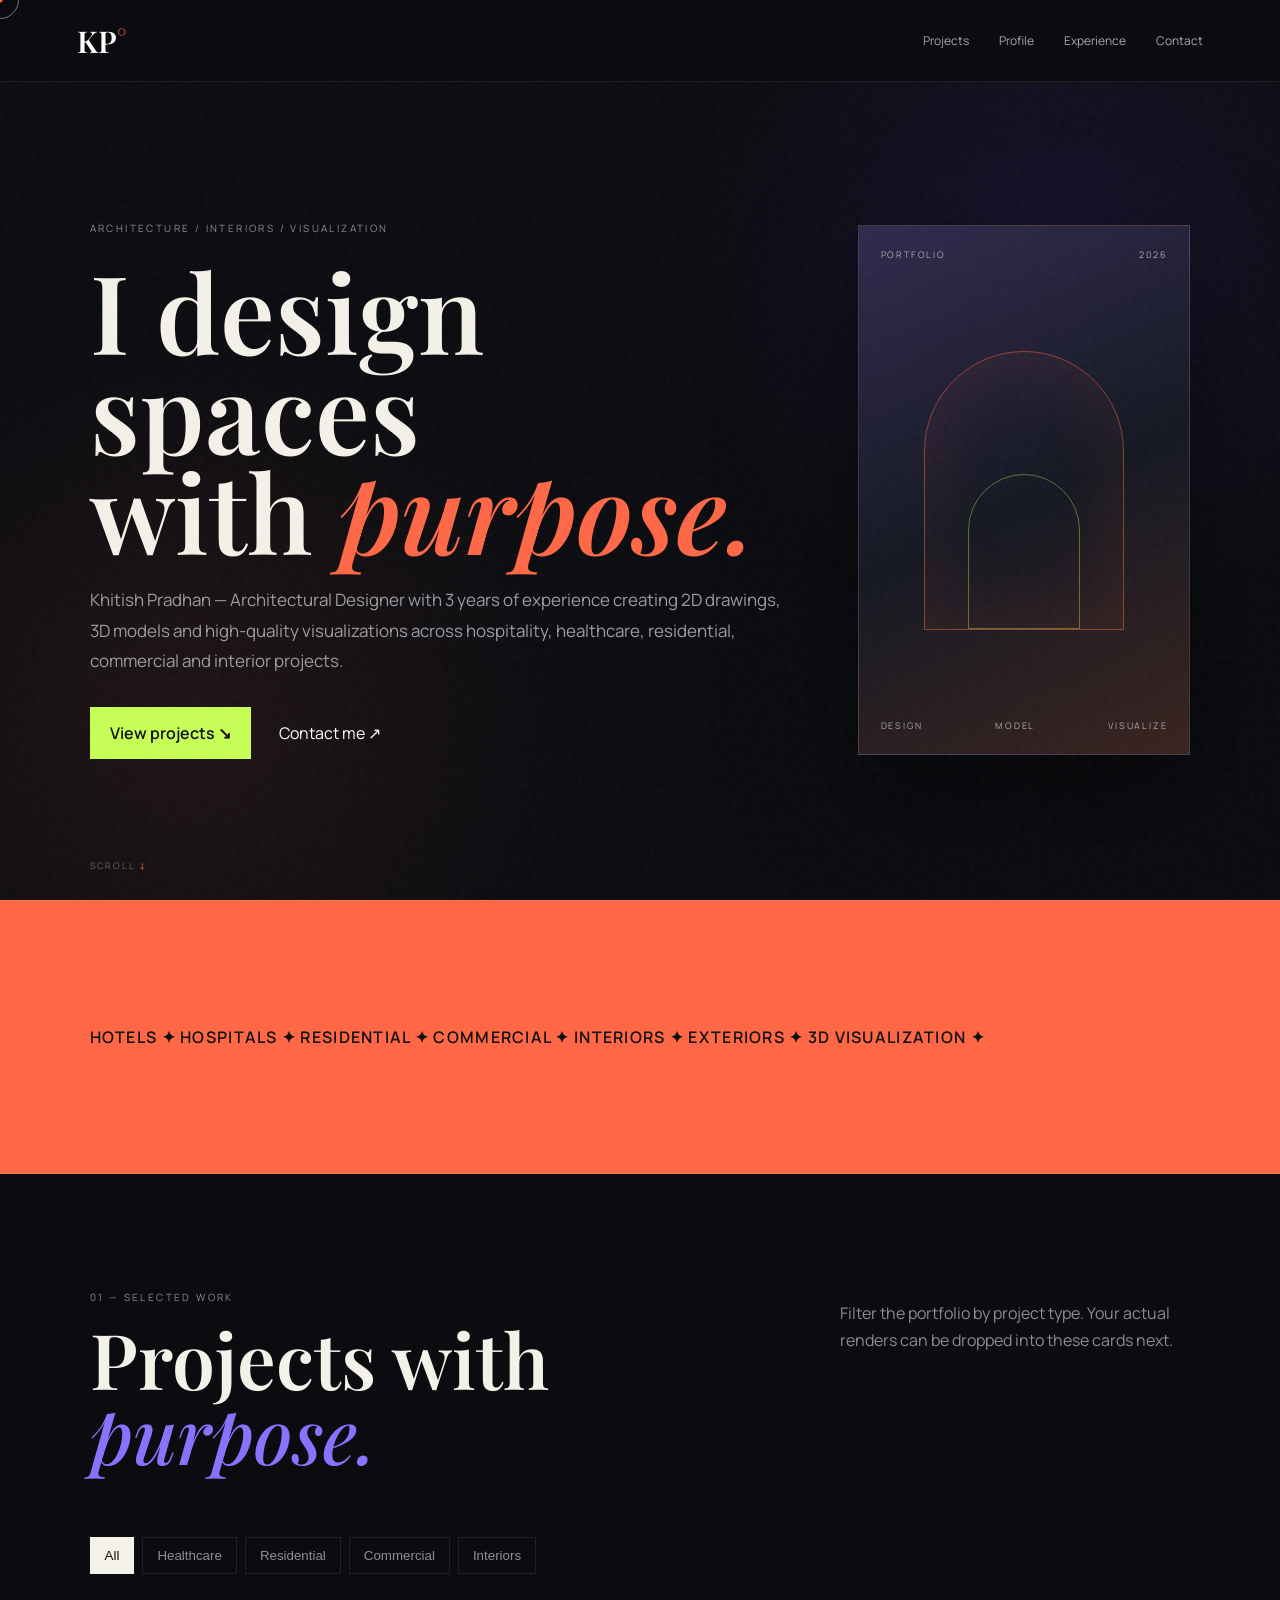
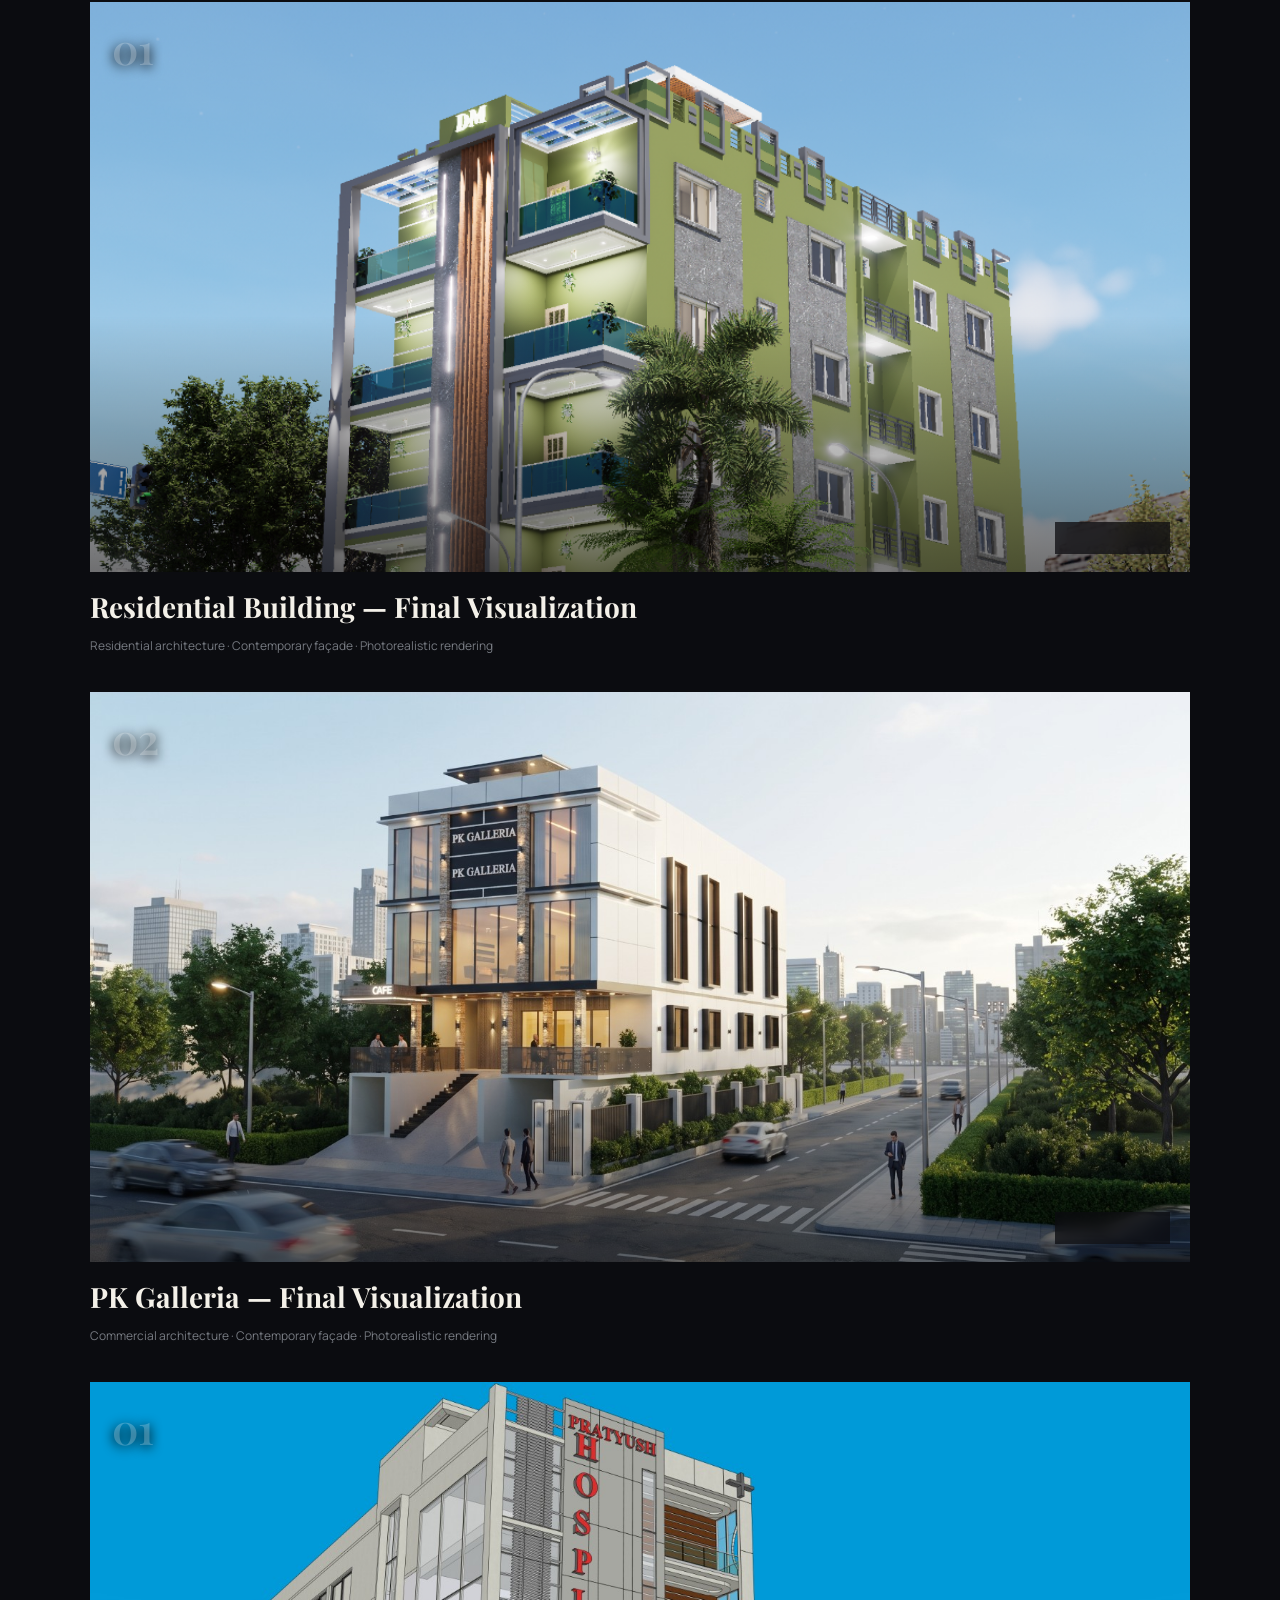
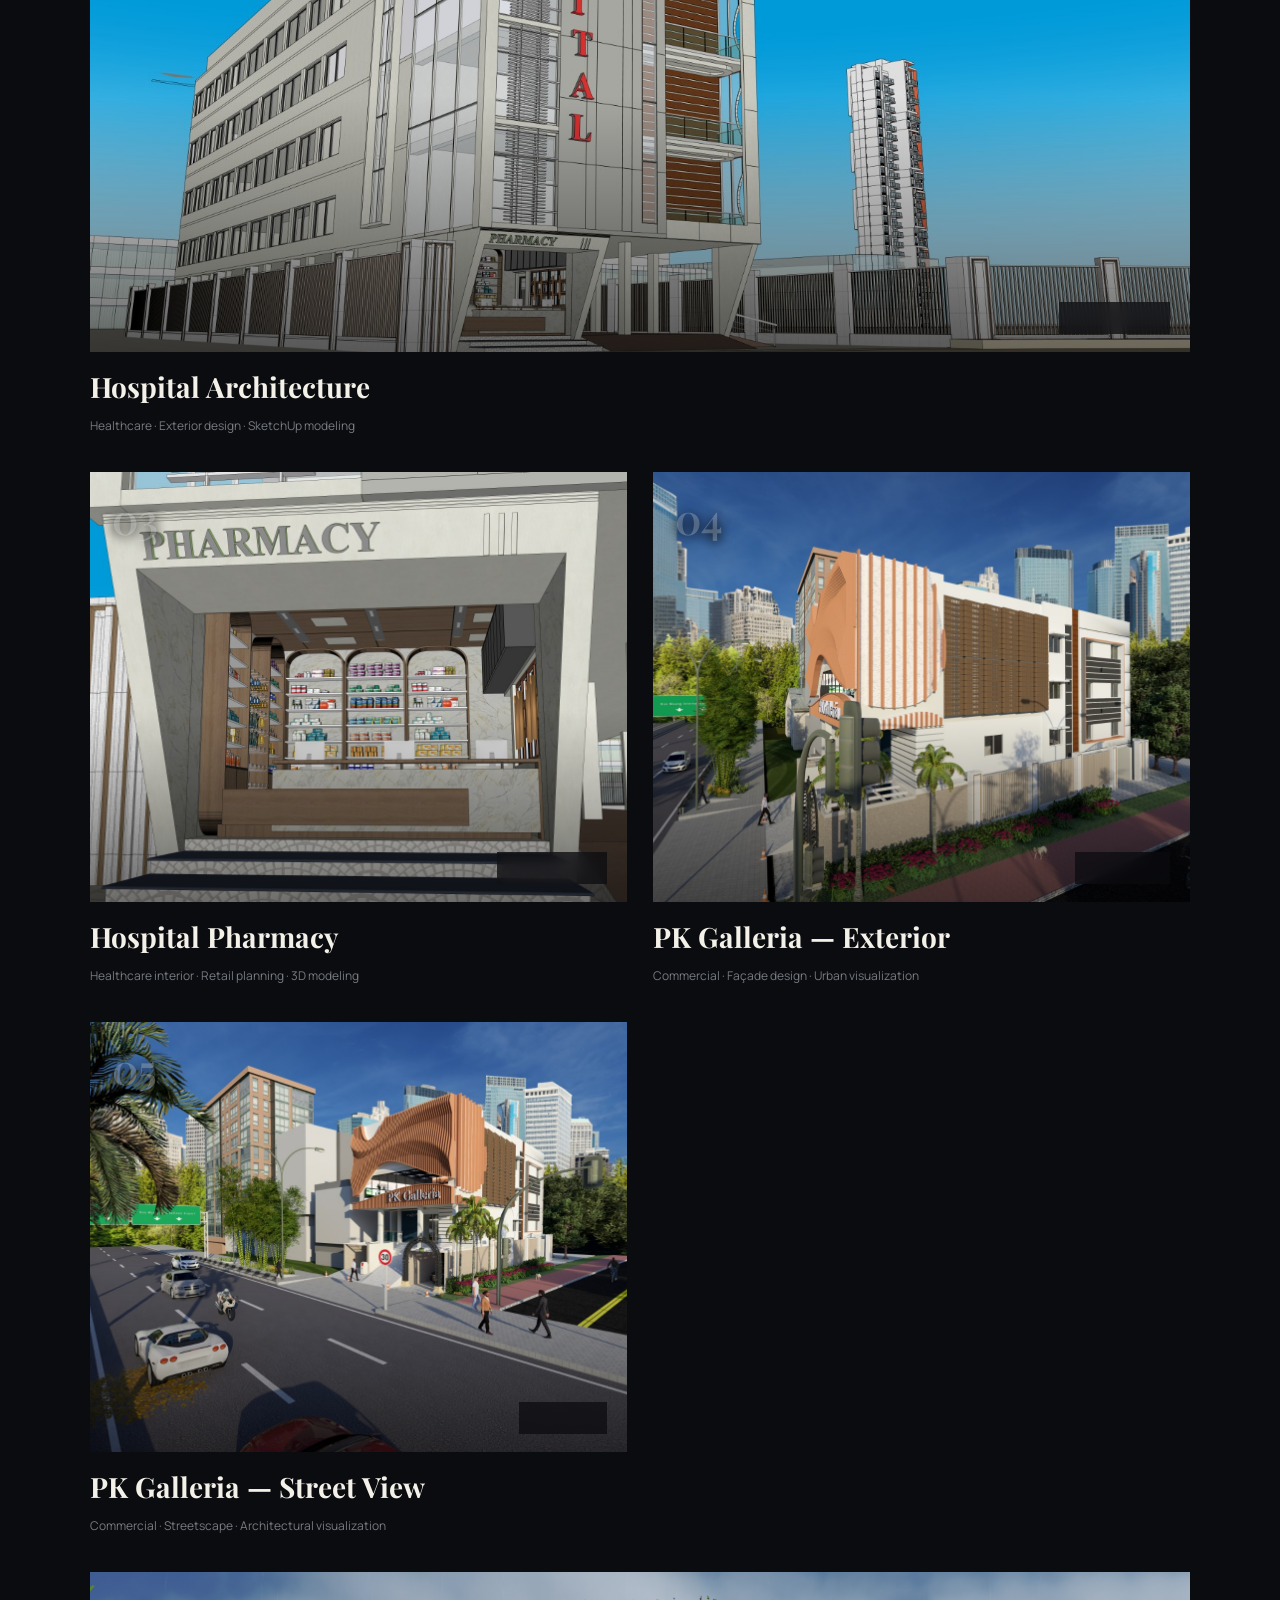
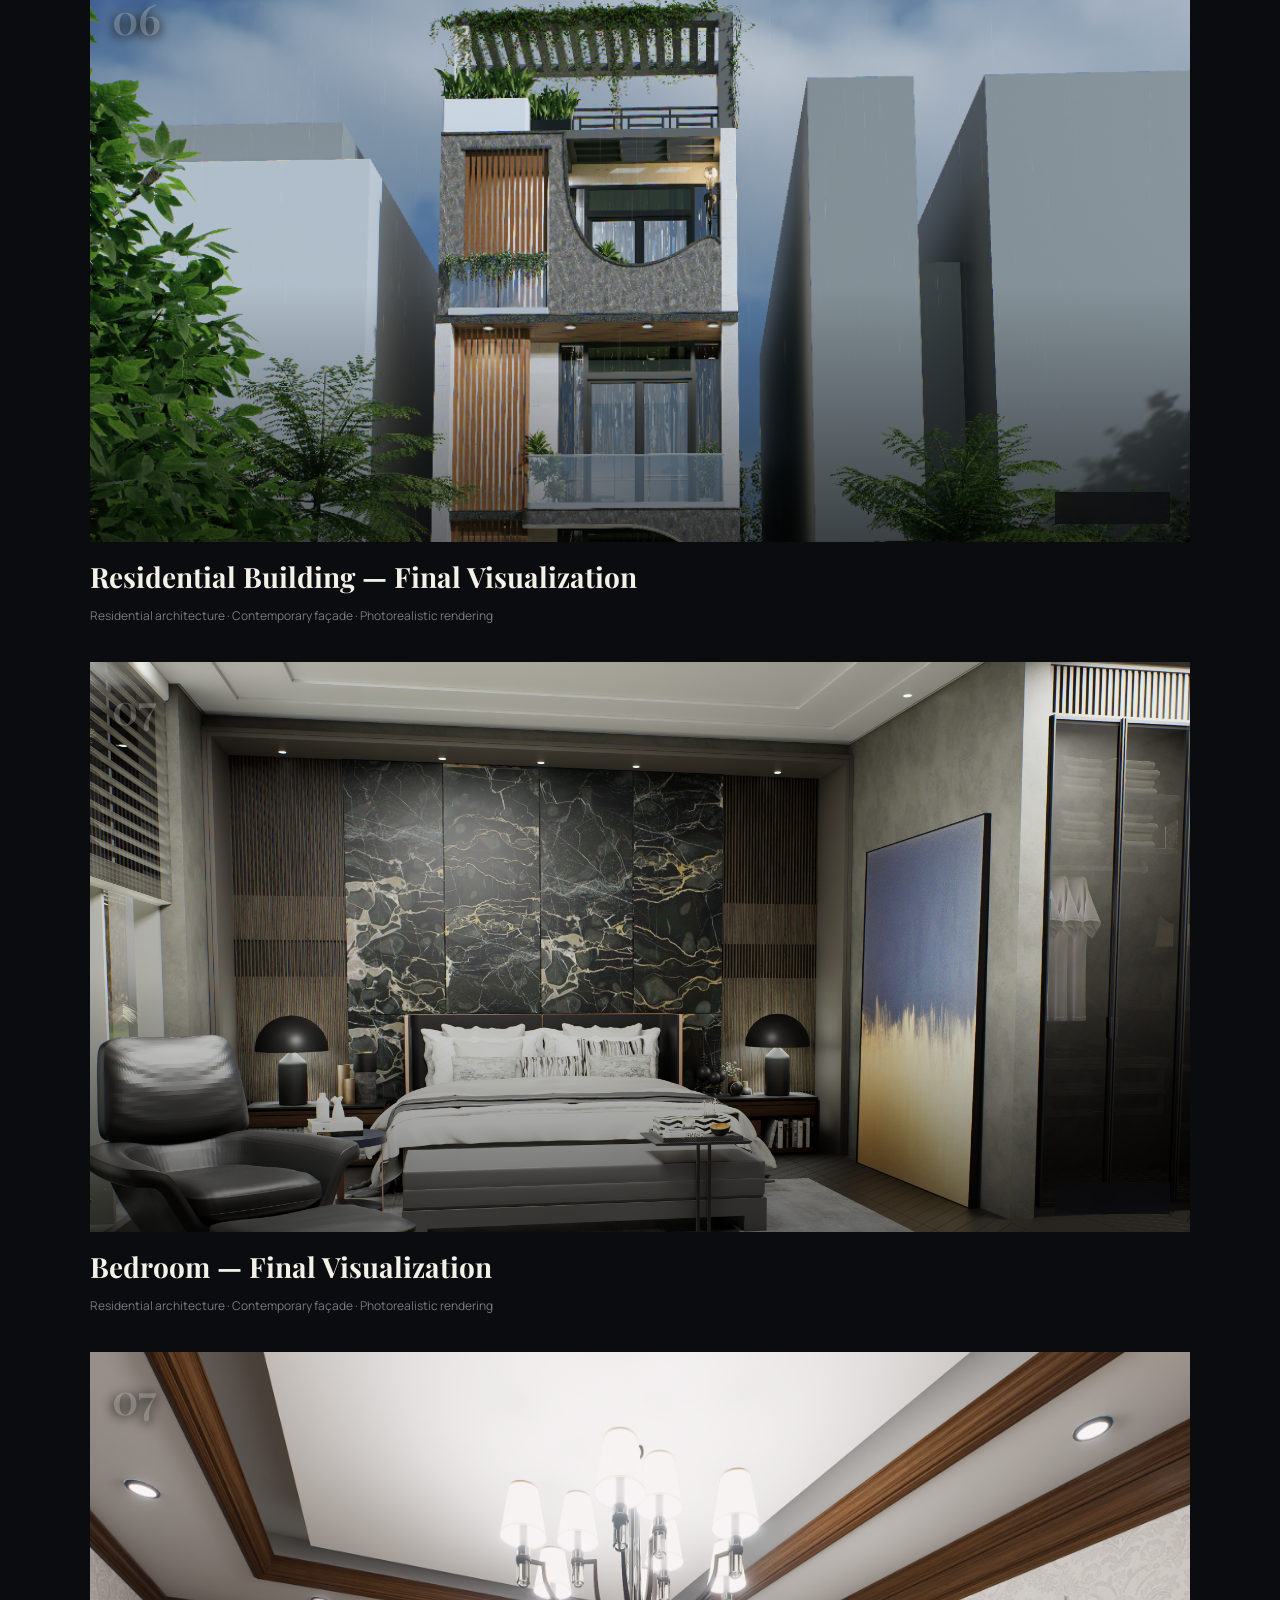
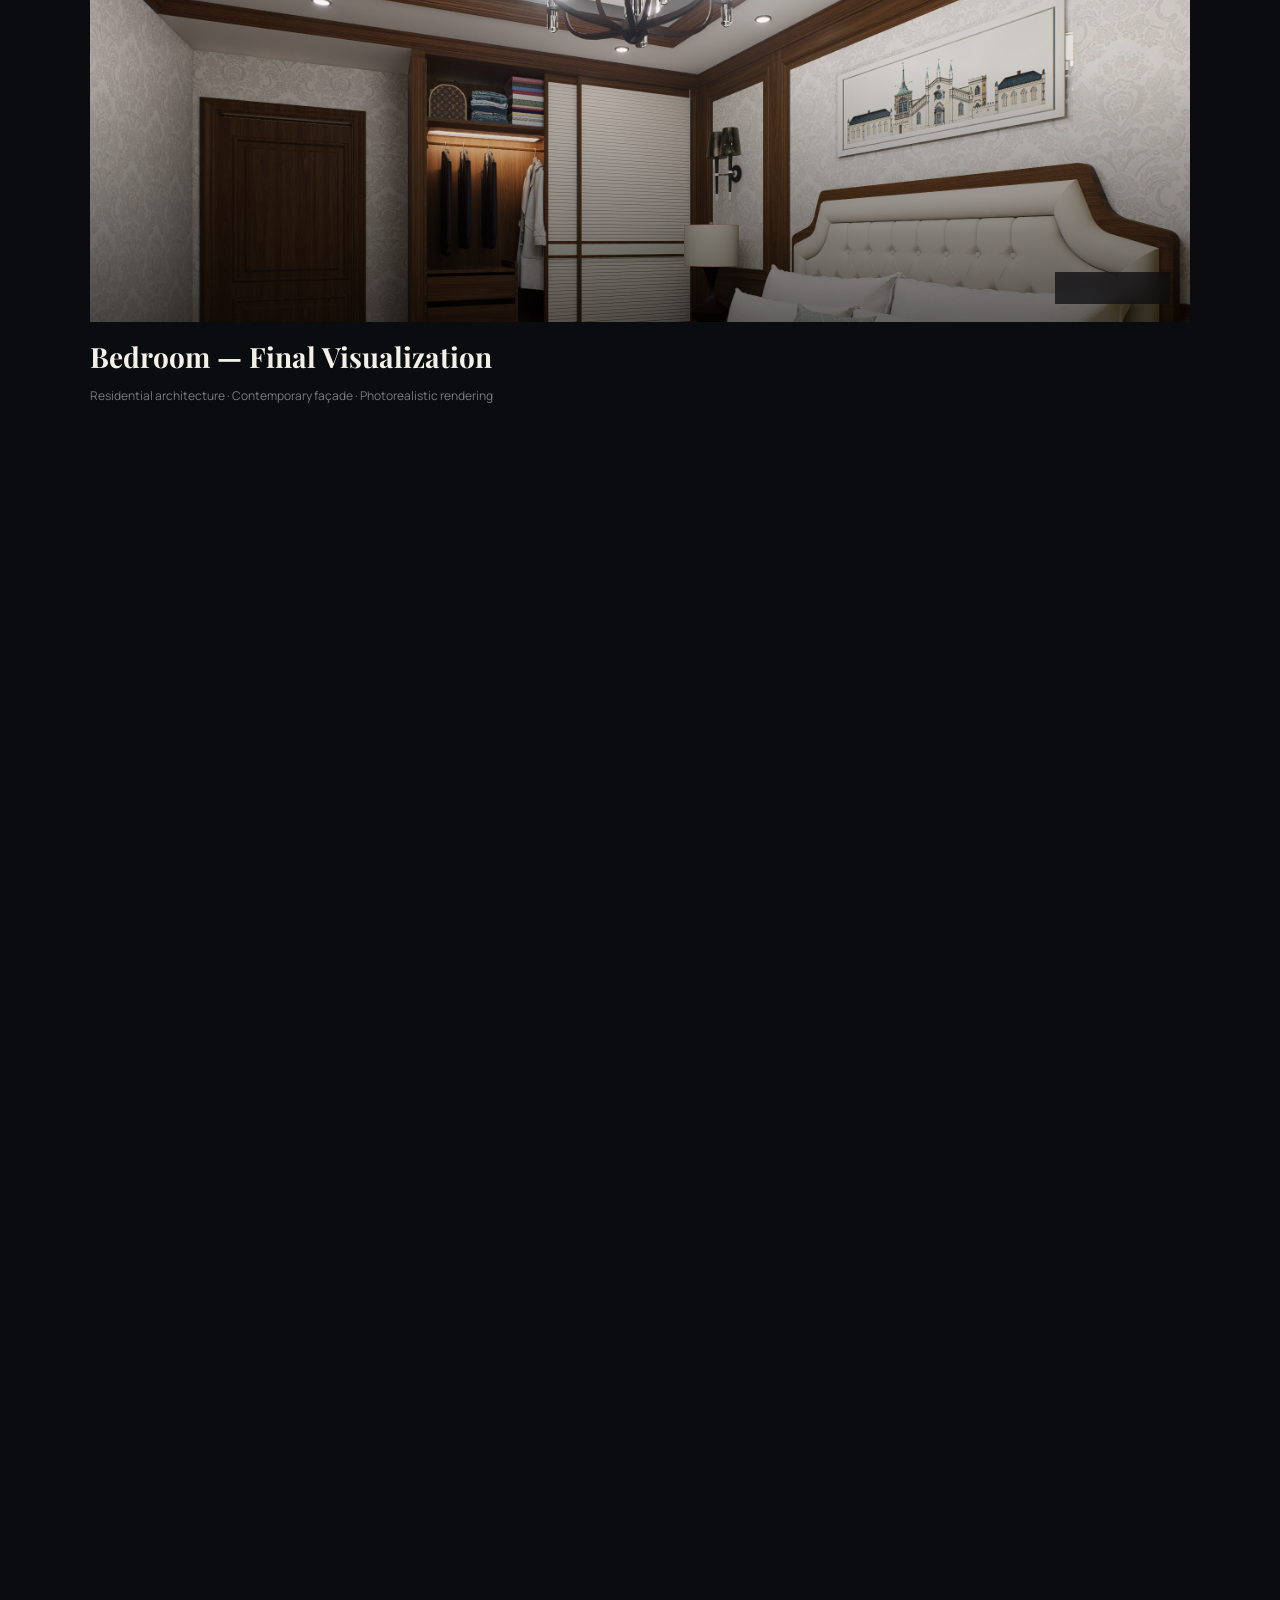
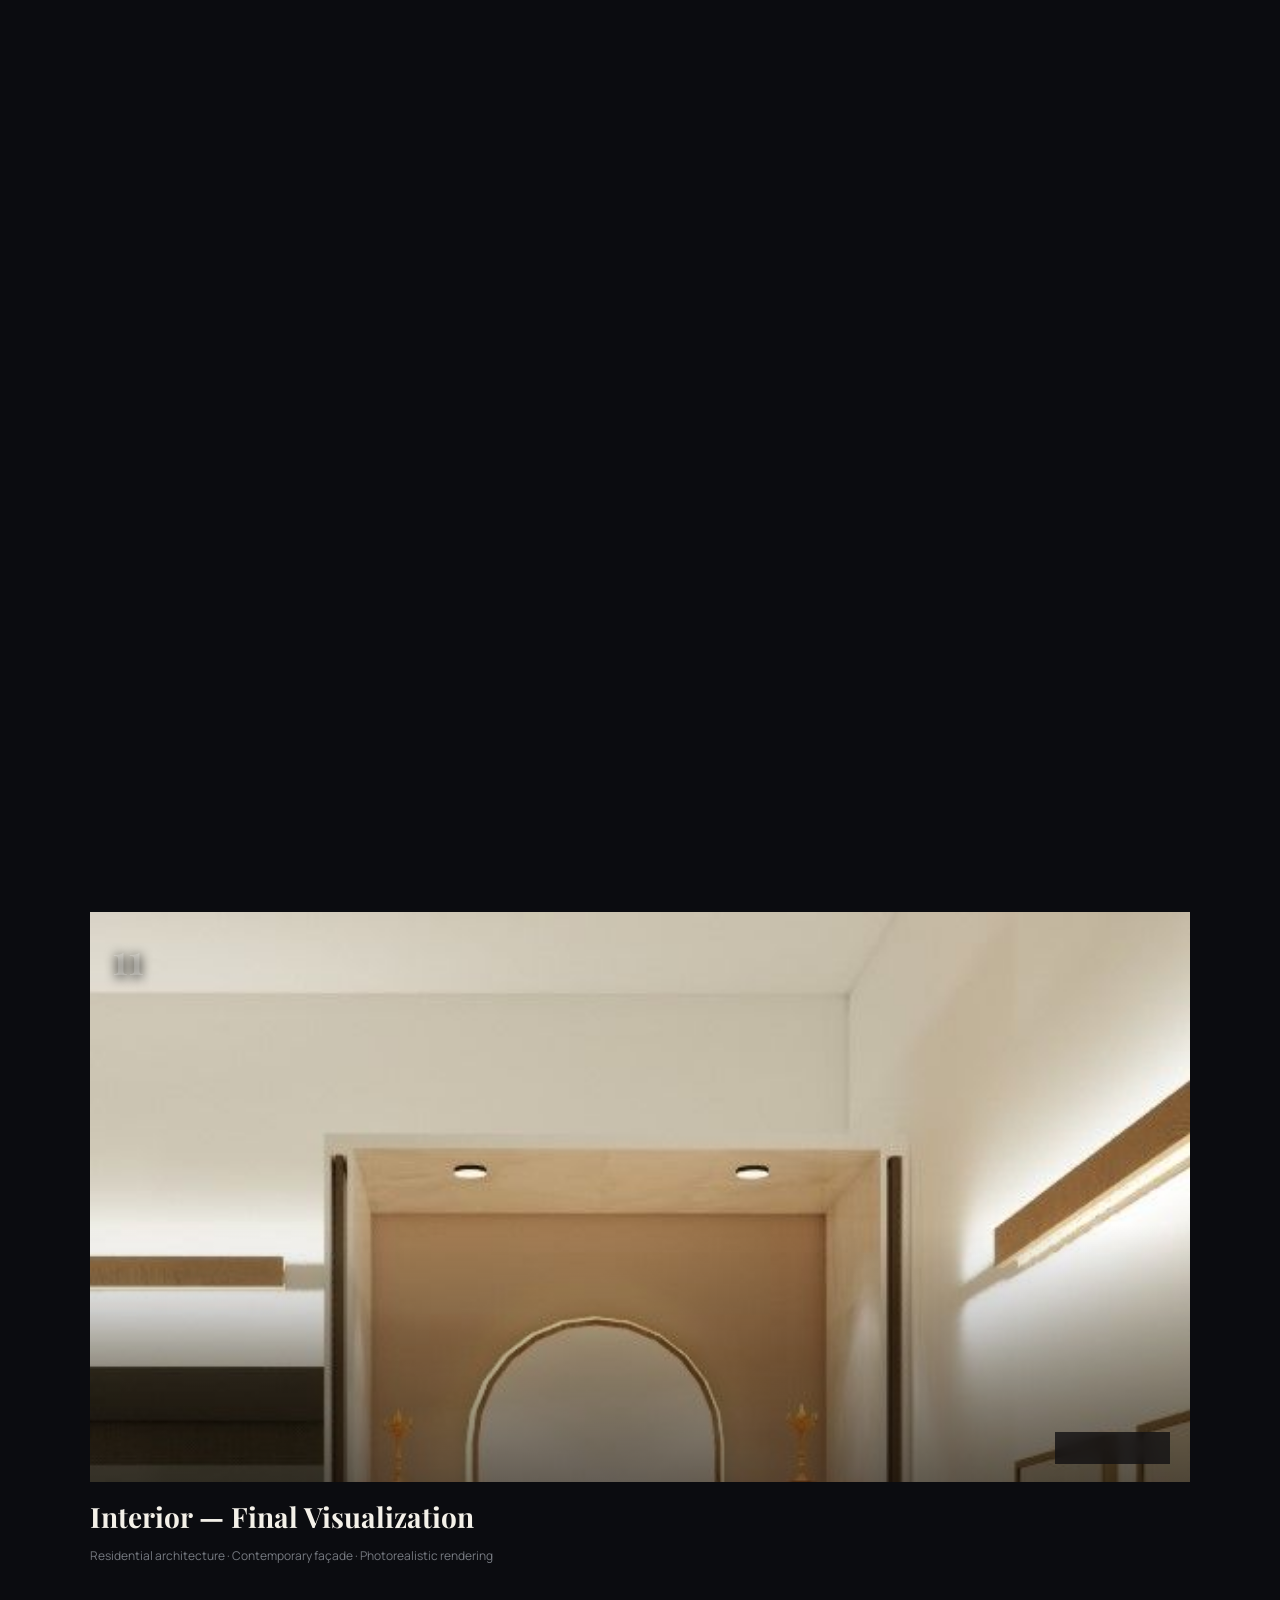
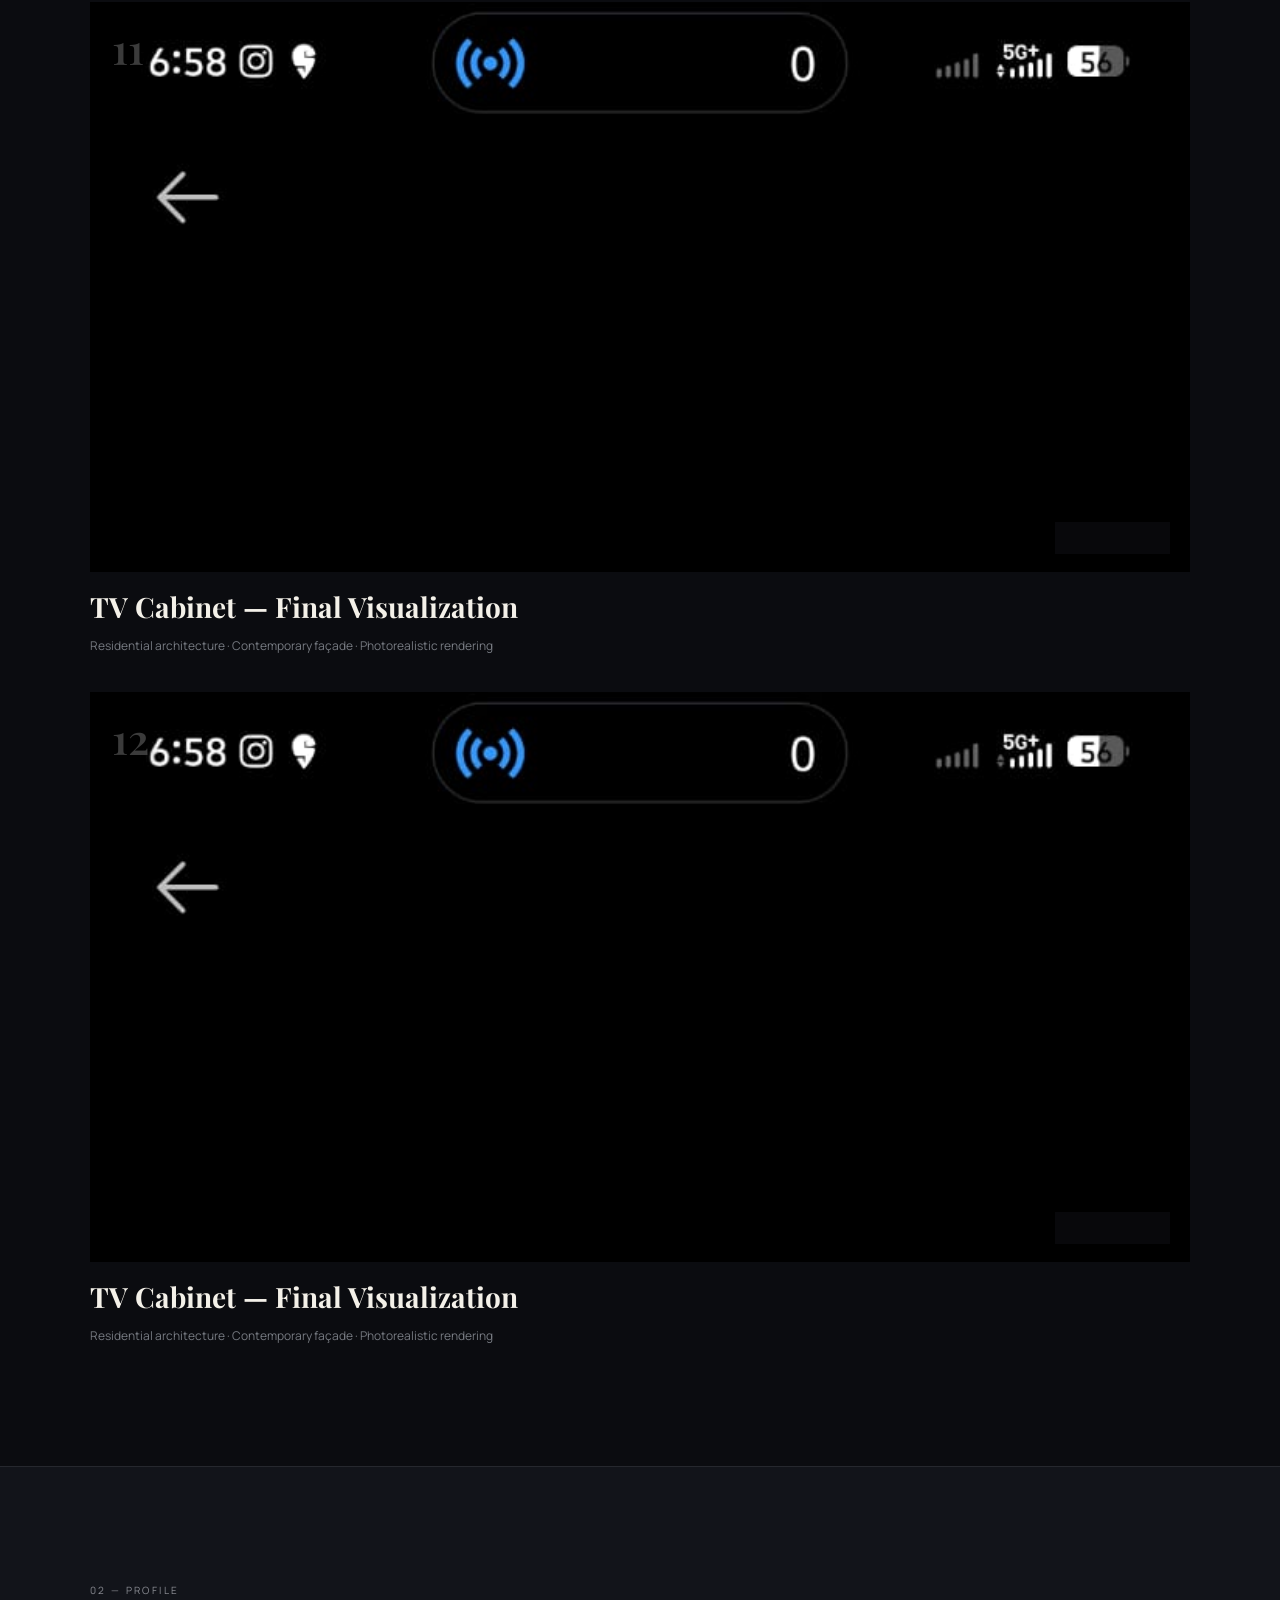
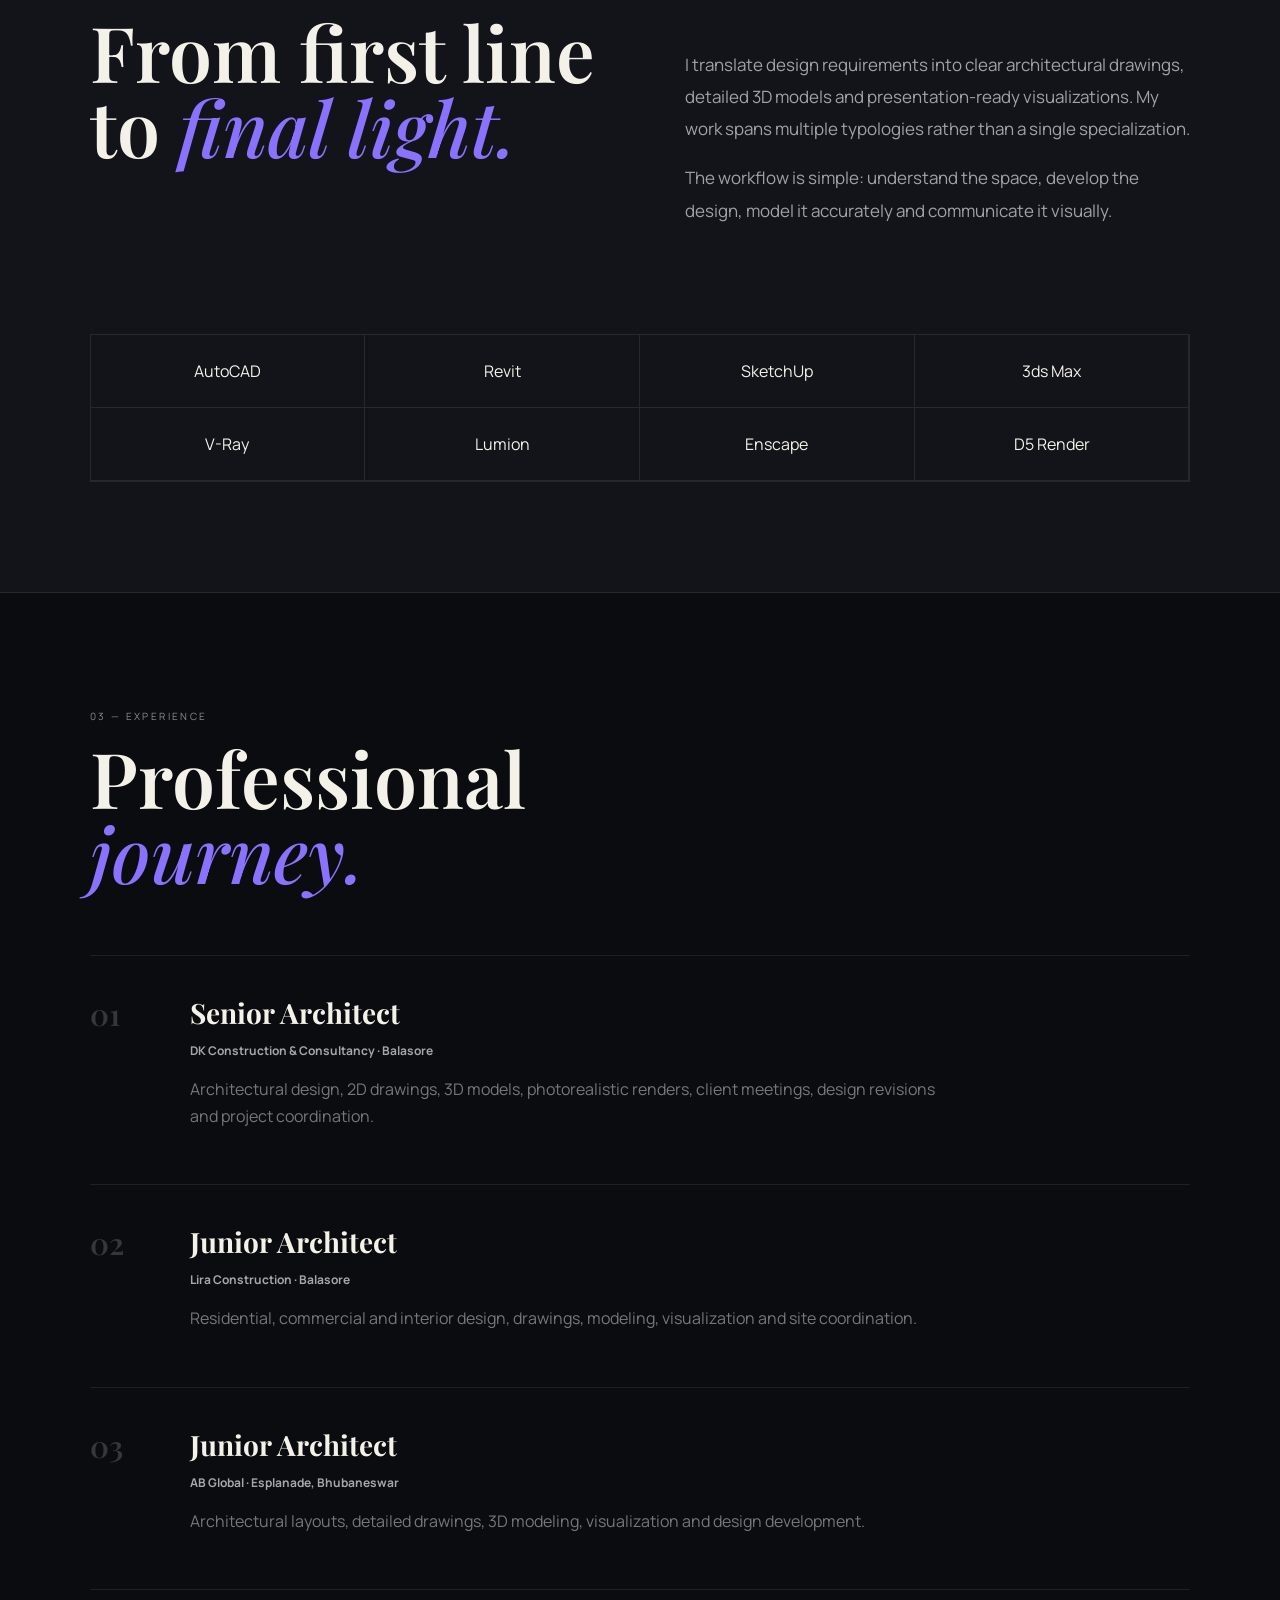
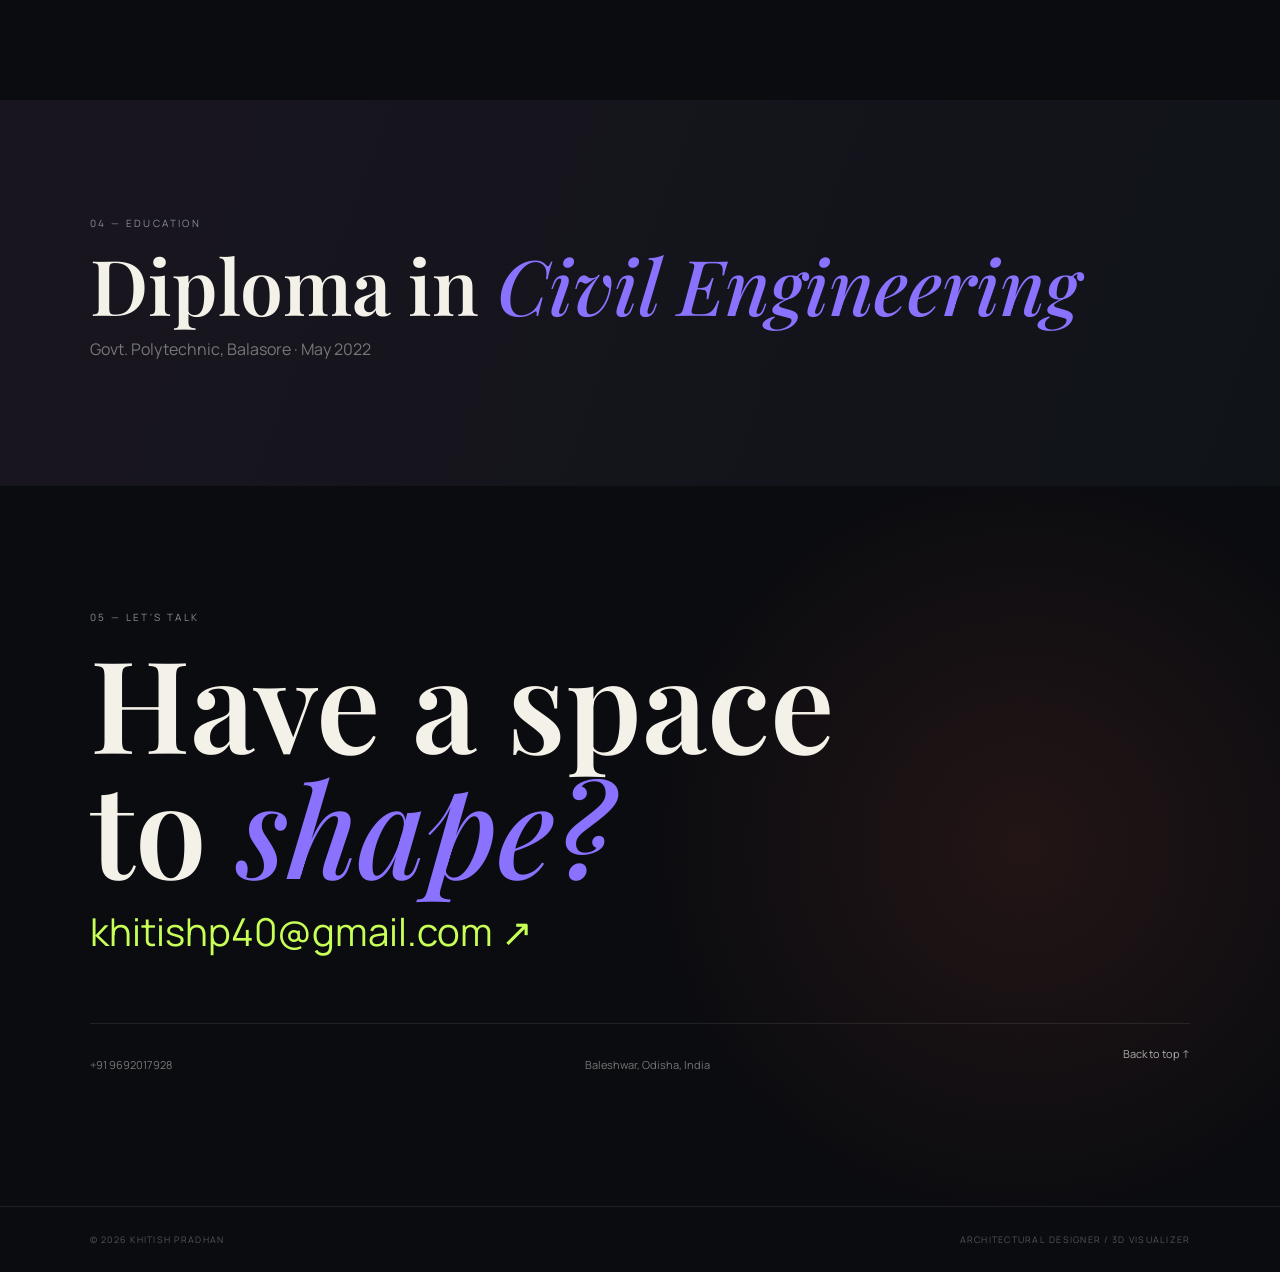
<file: index.html>
<!doctype html>
<html lang="en">
<head>
<meta charset="utf-8"><meta name="viewport" content="width=device-width,initial-scale=1">
<meta name="theme-color" content="#0b0c10">
<title>Khitish Pradhan — Architecture & Visualization</title>
<link rel="stylesheet" href="style.css">
</head>
<body>
<div class="cursor"></div><div class="cursor-dot"></div>
<div class="noise"></div>
<header>
  <a class="logo" href="#home">KP<span>°</span></a>
  <nav><a href="#projects">Projects</a><a href="#profile">Profile</a><a href="#experience">Experience</a><a href="#contact">Contact</a></nav>
  <button id="menu">☰</button>
</header>

<main id="home">
<section class="hero">
  <div class="hero-copy">
    <div class="eyebrow reveal">ARCHITECTURE / INTERIORS / VISUALIZATION</div>
    <h1 class="reveal">I design spaces<br>with <span id="rotating">character.</span></h1>
    <p class="reveal">Khitish Pradhan — Architectural Designer with 3 years of experience creating 2D drawings, 3D models and high-quality visualizations across hospitality, healthcare, residential, commercial and interior projects.</p>
    <div class="hero-actions reveal"><a class="primary" href="#projects">View projects <b>↘</b></a><a class="secondary" href="#contact">Contact me ↗</a></div>
  </div>
  <div class="hero-card reveal">
    <div class="card-top"><span>PORTFOLIO</span><span>2026</span></div>
    <div class="arch-shape"><i></i></div>
    <div class="card-bottom"><span>DESIGN</span><span>MODEL</span><span>VISUALIZE</span></div>
  </div>
  <div class="scroll">SCROLL <span>↓</span></div>
</section>

<section class="marquee"><div>HOTELS ✦ HOSPITALS ✦ RESIDENTIAL ✦ COMMERCIAL ✦ INTERIORS ✦ EXTERIORS ✦ 3D VISUALIZATION ✦ </div></section>

<section id="projects" class="projects-section">
  <div class="section-head reveal"><div><small>01 — SELECTED WORK</small><h2>Projects with<br><em>purpose.</em></h2></div><p>Filter the portfolio by project type. Your actual renders can be dropped into these cards next.</p></div>
  <div class="filters reveal">
    <button class="active" data-filter="all">All</button><button data-filter="healthcare">Healthcare</button><button data-filter="residential">Residential</button><button data-filter="commercial">Commercial</button><button data-filter="interior">Interiors</button>
  </div>
  <div class="project-grid">
    <article class="project reveal large" data-cat="residential"><div class="image real hero-project"><img src="assets/render2.png" alt="PK Galleria modern architectural render"><span>01</span><i>Final Visualization ↗</i></div><h3>Residential Building — Final Visualization</h3><p>Residential architecture · Contemporary façade · Photorealistic rendering</p></article>
    <article class="project reveal large" data-cat="commercial"><div class="image real hero-project"><img src="assets/pk-galleria-modern.png" alt="PK Galleria modern architectural render"><span>02</span><i>Final Visualization ↗</i></div><h3>PK Galleria — Final Visualization</h3><p>Commercial architecture · Contemporary façade · Photorealistic rendering</p></article>
    <article class="project reveal large" data-cat="healthcare"><div class="image real"><img src="assets/hospital-main.jpg" alt="Hospital exterior architectural model"><span>01</span><i>Hospital Exterior ↗</i></div><h3>Hospital Architecture</h3><p>Healthcare · Exterior design · SketchUp modeling</p></article>
    <article class="project reveal" data-cat="healthcare"><div class="image real"><img src="assets/hospital-pharmacy.jpg" alt="Hospital pharmacy design"><span>03</span><i>Pharmacy Detail ↗</i></div><h3>Hospital Pharmacy</h3><p>Healthcare interior · Retail planning · 3D modeling</p></article>
    <article class="project reveal" data-cat="commercial"><div class="image real"><img src="assets/pk-galleria-angle.jpg" alt="PK Galleria exterior visualization"><span>04</span><i>Exterior View ↗</i></div><h3>PK Galleria — Exterior</h3><p>Commercial · Façade design · Urban visualization</p></article>
    <article class="project reveal" data-cat="commercial"><div class="image real"><img src="assets/pk-galleria-front.jpg" alt="PK Galleria street view"><span>05</span><i>Street View ↗</i></div><h3>PK Galleria — Street View</h3><p>Commercial · Streetscape · Architectural visualization</p></article>
    <article class="project reveal large" data-cat="residential"><div class="image real hero-project"><img src="assets/render1.png" alt="PK Galleria modern architectural render"><span>06</span><i>Final Visualization ↗</i></div><h3>Residential Building — Final Visualization</h3><p>Residential architecture · Contemporary façade · Photorealistic rendering</p></article>
    <article class="project reveal large" data-cat="interior"><div class="image real hero-project"><img src="assets/bedroom.png" alt="PK Galleria modern architectural render"><span>07</span><i>Final Visualization ↗</i></div><h3>Bedroom — Final Visualization</h3><p>Residential architecture · Contemporary façade · Photorealistic rendering</p></article>
    <article class="project reveal large" data-cat="interior"><div class="image real hero-project"><img src="assets/bedroom 2.png" alt="PK Galleria modern architectural render"><span>07</span><i>Final Visualization ↗</i></div><h3>Bedroom — Final Visualization</h3><p>Residential architecture · Contemporary façade · Photorealistic rendering</p></article>
    <article class="project reveal large" data-cat="residential"><div class="image real hero-project"><img src="assets/Media.jpg" alt="PK Galleria modern architectural render"><span>08</span><i>Final Visualization ↗</i></div><h3>Residential Building — Final Visualization</h3><p>Residential architecture · Contemporary façade · Photorealistic rendering</p></article>
    <article class="project reveal large" data-cat="residential"><div class="image real hero-project"><img src="assets/living room.png" alt="Living Room - Final"><span>09</span><i>Final Visualization ↗</i></div><h3>Living Room — Final Visualization</h3><p>Residential architecture · Contemporary façade · Photorealistic rendering</p></article>
    <article class="project reveal large" data-cat="residential"><div class="image real hero-project"><img src="assets/render 3.jpg" alt="PK Galleria modern architectural render"><span>10</span><i>Final Visualization ↗</i></div><h3>Residential Building — Final Visualization</h3><p>Residential architecture · Contemporary façade · Photorealistic rendering</p></article>
    <article class="project reveal large" data-cat="interior"><div class="image real hero-project"><img src="assets/shelf.jpg" alt="PK Galleria modern architectural render"><span>11</span><i>Final Visualization ↗</i></div><h3>Interior — Final Visualization</h3><p>Residential architecture · Contemporary façade · Photorealistic rendering</p></article>
    <article class="project reveal large" data-cat="residential"><div class="image real hero-project"><img src="assets/tv cabinet 1.jpg" alt="PK Galleria modern architectural render"><span>11</span><i>Final Visualization ↗</i></div><h3>TV Cabinet — Final Visualization</h3><p>Residential architecture · Contemporary façade · Photorealistic rendering</p></article>
    <article class="project reveal large" data-cat="interior"><div class="image real hero-project"><img src="assets/tv cabinet.jpg" alt="PK Galleria modern architectural render"><span>12</span><i>Final Visualization ↗</i></div><h3>TV Cabinet — Final Visualization</h3><p>Residential architecture · Contemporary façade · Photorealistic rendering</p></article>
  </div>
</section>

<section id="profile" class="profile">
  <div class="profile-title reveal"><small>02 — PROFILE</small><h2>From first line<br>to <em>final light.</em></h2></div>
  <div class="profile-copy reveal"><p>I translate design requirements into clear architectural drawings, detailed 3D models and presentation-ready visualizations. My work spans multiple typologies rather than a single specialization.</p><p>The workflow is simple: understand the space, develop the design, model it accurately and communicate it visually.</p></div>
  <div class="toolbelt reveal"><span>AutoCAD</span><span>Revit</span><span>SketchUp</span><span>3ds Max</span><span>V-Ray</span><span>Lumion</span><span>Enscape</span><span>D5 Render</span></div>
</section>

<section id="experience" class="experience">
  <div class="section-head reveal"><div><small>03 — EXPERIENCE</small><h2>Professional<br><em>journey.</em></h2></div></div>
  <div class="timeline">
    <div class="job reveal"><div class="num">01</div><div><h3>Senior Architect</h3><b>DK Construction & Consultancy · Balasore</b><p>Architectural design, 2D drawings, 3D models, photorealistic renders, client meetings, design revisions and project coordination.</p></div></div>
    <div class="job reveal"><div class="num">02</div><div><h3>Junior Architect</h3><b>Lira Construction · Balasore</b><p>Residential, commercial and interior design, drawings, modeling, visualization and site coordination.</p></div></div>
    <div class="job reveal"><div class="num">03</div><div><h3>Junior Architect</h3><b>AB Global · Esplanade, Bhubaneswar</b><p>Architectural layouts, detailed drawings, 3D modeling, visualization and design development.</p></div></div>
  </div>
</section>

<section class="education reveal"><small>04 — EDUCATION</small><h2>Diploma in <em>Civil Engineering</em></h2><p>Govt. Polytechnic, Balasore · May 2022</p></section>

<section id="contact" class="contact">
  <small class="reveal">05 — LET'S TALK</small><h2 class="reveal">Have a space<br>to <em>shape?</em></h2>
  <a class="mail reveal" href="mailto:khitishp40@gmail.com">khitishp40@gmail.com <span>↗</span></a>
  <div class="contact-bottom reveal"><p>+91 9692017928</p><p>Baleshwar, Odisha, India</p><a href="#home">Back to top ↑</a></div>
</section>
</main>
<div id="lightbox" class="lightbox"><button aria-label="Close">×</button><img alt="Project preview"><div class="lightbox-caption"></div></div>
<footer><span>© 2026 KHITISH PRADHAN</span><span>ARCHITECTURAL DESIGNER / 3D VISUALIZER</span></footer>
<script src="script.js"></script>
</body></html>
</file>
<file: style.css>
@import url('https://fonts.googleapis.com/css2?family=DM+Sans:wght@400;500;600&family=Manrope:wght@400;500;600&family=Playfair+Display:ital,wght@0,600;1,500&display=swap');
:root{--bg:#0b0c10;--panel:#12141a;--text:#f4f1e9;--muted:#8b8d94;--orange:#ff6847;--violet:#8a72ff;--lime:#c7ff56;--line:#ffffff16}*{box-sizing:border-box}html{scroll-behavior:smooth}body{margin:0;background:var(--bg);color:var(--text);font-family:Manrope,Arial,sans-serif;overflow-x:hidden}.noise{position:fixed;inset:0;pointer-events:none;opacity:.04;z-index:20;background-image:url("data:image/svg+xml,%3Csvg viewBox='0 0 180 180' xmlns='http://www.w3.org/2000/svg'%3E%3Cfilter id='n'%3E%3CfeTurbulence type='fractalNoise' baseFrequency='.9' numOctaves='4' stitchTiles='stitch'/%3E%3C/filter%3E%3Crect width='100%25' height='100%25' filter='url(%23n)' opacity='.8'/%3E%3C/svg%3E")}.cursor,.cursor-dot{position:fixed;border-radius:50%;pointer-events:none;z-index:99;transform:translate(-50%,-50%)}.cursor{width:38px;height:38px;border:1px solid #ffffff70;transition:.12s}.cursor-dot{width:5px;height:5px;background:var(--orange)}header{height:82px;padding:0 6vw;display:flex;align-items:center;justify-content:space-between;position:fixed;top:0;width:100%;z-index:30;background:#0b0c10c8;backdrop-filter:blur(16px);border-bottom:1px solid var(--line)}.logo{font:600 30px "Playfair Display";color:white;text-decoration:none}.logo span{color:var(--orange)}nav{display:flex;gap:30px}nav a{font-size:12px;color:#aaa;text-decoration:none;transition:.25s}nav a:hover{color:white}#menu{display:none;background:none;color:white;border:0;font-size:22px}.hero{min-height:100vh;padding:150px 7vw 70px;display:grid;grid-template-columns:1.35fr .65fr;gap:6vw;align-items:center;position:relative;background:radial-gradient(circle at 82% 30%,#7d3cff20,transparent 30%),radial-gradient(circle at 15% 80%,#ff684715,transparent 30%)}.eyebrow,small{font-size:10px;letter-spacing:.24em;color:var(--muted)}h1,h2,h3{font-family:"Playfair Display",Georgia,serif}.hero h1{font-size:clamp(60px,8.5vw,130px);line-height:.92;margin:25px 0;font-weight:600}.hero h1 span{color:var(--orange);font-style:italic}.hero-copy>p{max-width:720px;font-size:17px;line-height:1.8;color:#9b9da4}.hero-actions{display:flex;align-items:center;gap:28px;margin-top:30px}.primary{background:var(--lime);color:#101114;padding:15px 20px;text-decoration:none;font-weight:600}.secondary{color:white;text-decoration:none}.hero-card{height:530px;background:linear-gradient(155deg,#302a4e,#151822 52%,#39231f);border:1px solid #ffffff20;padding:22px;display:flex;flex-direction:column;justify-content:space-between;transform:rotate(2deg);box-shadow:0 40px 100px #0008}.card-top,.card-bottom{display:flex;justify-content:space-between;font-size:9px;letter-spacing:.2em;color:#aaa}.arch-shape{height:310px;display:grid;place-items:center}.arch-shape i{display:block;width:70%;height:90%;border:1px solid #ff684780;border-radius:150px 150px 0 0;box-shadow:inset 0 0 80px #ff684718;position:relative}.arch-shape i:after{content:"";position:absolute;width:55%;height:55%;border:1px solid #c7ff5660;left:22%;bottom:0;border-radius:100px 100px 0 0}.scroll{position:absolute;bottom:28px;left:7vw;font-size:9px;letter-spacing:.2em;color:#666}.scroll span{color:var(--orange)}.marquee{overflow:hidden;border-top:1px solid var(--line);border-bottom:1px solid var(--line);background:var(--orange);color:#111;white-space:nowrap}.marquee div{font-weight:600;letter-spacing:.08em;padding:15px 0;animation:marquee 18s linear infinite;width:max-content}@keyframes marquee{to{transform:translateX(-50%)}}section{padding:110px 7vw}.section-head{display:flex;justify-content:space-between;align-items:flex-start;margin-bottom:50px}.section-head h2,.profile h2,.contact h2,.education h2{font-size:clamp(44px,6vw,82px);line-height:.98;margin:15px 0;font-weight:600}.section-head em,.profile em,.contact em,.education em{color:var(--violet);font-weight:500}.section-head>p{max-width:350px;color:var(--muted);line-height:1.7}.filters{display:flex;gap:8px;flex-wrap:wrap;margin-bottom:28px}.filters button{padding:10px 14px;background:transparent;color:#8d8f95;border:1px solid var(--line);cursor:pointer;transition:.3s}.filters button:hover,.filters button.active{background:var(--text);color:#111}.project-grid{display:grid;grid-template-columns:1fr 1fr;gap:26px}.project.large{grid-column:span 2}.image{height:430px;position:relative;overflow:hidden;display:grid;place-items:center;transition:.5s transform,.5s filter}.large .image{height:570px}.image:before,.image:after{content:"";position:absolute;border:1px solid #ffffff2c;transition:.7s}.image:before{width:240px;height:240px;transform:rotate(45deg)}.image:after{width:130px;height:300px;border-radius:90px 90px 0 0}.project:hover .image{transform:translateY(-7px);filter:saturate(1.25)}.project:hover .image:before{transform:rotate(135deg) scale(1.25)}.image span{position:absolute;left:22px;top:18px;font:600 42px "Playfair Display";color:#ffffff3b}.image b{font-size:10px;letter-spacing:.2em;color:#ffffff9a;z-index:2}.image i{position:absolute;right:20px;bottom:18px;font-style:normal;font-size:10px;color:#fff0;transition:.35s}.project:hover .image i{color:#fff}.hotel{background:linear-gradient(135deg,#6b2b22,#191316 55%,#262033)}.hospital{background:linear-gradient(135deg,#173b65,#111720)}.home{background:linear-gradient(135deg,#40562a,#131a11)}.commercial{background:linear-gradient(135deg,#4d3568,#16131c)}.interior{background:linear-gradient(135deg,#76501f,#1d1610)}.project h3{font-size:28px;margin:16px 0 4px}.project p{color:#777b82;font-size:12px}.profile{display:grid;grid-template-columns:1fr 1fr;gap:7vw;background:var(--panel);border-top:1px solid var(--line);border-bottom:1px solid var(--line)}.profile-copy{padding-top:55px;color:#a0a2a8;font-size:17px;line-height:1.9}.toolbelt{grid-column:1/-1;display:grid;grid-template-columns:repeat(4,1fr);border:1px solid var(--line)}.toolbelt span{padding:25px;text-align:center;border-right:1px solid var(--line);border-bottom:1px solid var(--line);transition:.3s}.toolbelt span:hover{background:var(--orange);color:#111;transform:translateY(-4px)}.timeline{border-top:1px solid var(--line)}.job{display:grid;grid-template-columns:100px 1fr;padding:38px 0;border-bottom:1px solid var(--line);transition:.3s}.job:hover{padding-left:18px;background:#ffffff03}.num{font:600 30px "Playfair Display";color:#ffffff2e}.job h3{font-size:28px;margin:0 0 7px}.job b{font-size:12px;color:#a5a7ac}.job p{color:#74777e;line-height:1.7;max-width:750px}.education{background:linear-gradient(110deg,#19151f,#101419)}.education p{color:#777}.contact{min-height:80vh;display:flex;flex-direction:column;justify-content:center;background:radial-gradient(circle at 80% 50%,#ff684719,transparent 35%)}.contact h2{font-size:clamp(65px,10vw,140px)}.mail{font-size:clamp(20px,3vw,42px);color:var(--lime);text-decoration:none;width:max-content}.mail span{display:inline-block;transition:.3s}.mail:hover span{transform:translate(7px,-7px)}.contact-bottom{margin-top:65px;padding-top:22px;border-top:1px solid var(--line);display:flex;justify-content:space-between;color:#777;font-size:11px}.contact-bottom a{color:#aaa;text-decoration:none}footer{padding:26px 7vw;display:flex;justify-content:space-between;border-top:1px solid var(--line);color:#555;font-size:9px;letter-spacing:.14em}.reveal{opacity:0;transform:translateY(40px);transition:opacity .85s cubic-bezier(.2,.8,.2,1),transform .85s cubic-bezier(.2,.8,.2,1)}.reveal.show{opacity:1;transform:none}@media(max-width:800px){.cursor,.cursor-dot{display:none}nav{display:none}#menu{display:block}.hero{grid-template-columns:1fr;padding-top:120px}.hero-card{height:380px;margin-top:25px}.project-grid{grid-template-columns:1fr}.project.large{grid-column:auto}.image,.large .image{height:330px}.section-head,.profile{display:block}.section-head>p{margin-top:25px}.toolbelt{grid-template-columns:1fr 1fr;margin-top:40px}.job{grid-template-columns:55px 1fr}.contact-bottom{display:block}.contact-bottom>*{margin:10px 0}section{padding:80px 6vw}}
.image.real{background:#14161b;cursor:zoom-in}
.image.real:before,.image.real:after{display:none}
.image.real img{width:100%;height:100%;object-fit:cover;display:block;transition:transform .7s cubic-bezier(.2,.8,.2,1),filter .5s}
.project:hover .image.real img{transform:scale(1.035);filter:brightness(.84)}
.image.real span{z-index:3;text-shadow:0 2px 12px #000}
.image.real i{z-index:3;background:#0b0c10bb;padding:9px 12px;backdrop-filter:blur(8px)}
.image.real:after{content:"";display:block;position:absolute;inset:0;width:auto;height:auto;border:0;border-radius:0;background:linear-gradient(180deg,transparent 55%,#0008);pointer-events:none}
.lightbox{position:fixed;inset:0;background:#07080bea;z-index:100;display:none;align-items:center;justify-content:center;padding:5vw;backdrop-filter:blur(15px)}
.lightbox.open{display:flex;animation:fadeIn .25s ease}
.lightbox img{max-width:92vw;max-height:84vh;object-fit:contain;box-shadow:0 30px 100px #000}
.lightbox button{position:absolute;right:3vw;top:2vw;background:none;border:0;color:white;font-size:42px;cursor:pointer}
.lightbox-caption{position:absolute;left:5vw;bottom:2.5vw;color:#bbb;font-size:12px;letter-spacing:.12em}
@keyframes fadeIn{from{opacity:0}to{opacity:1}}
</file>
